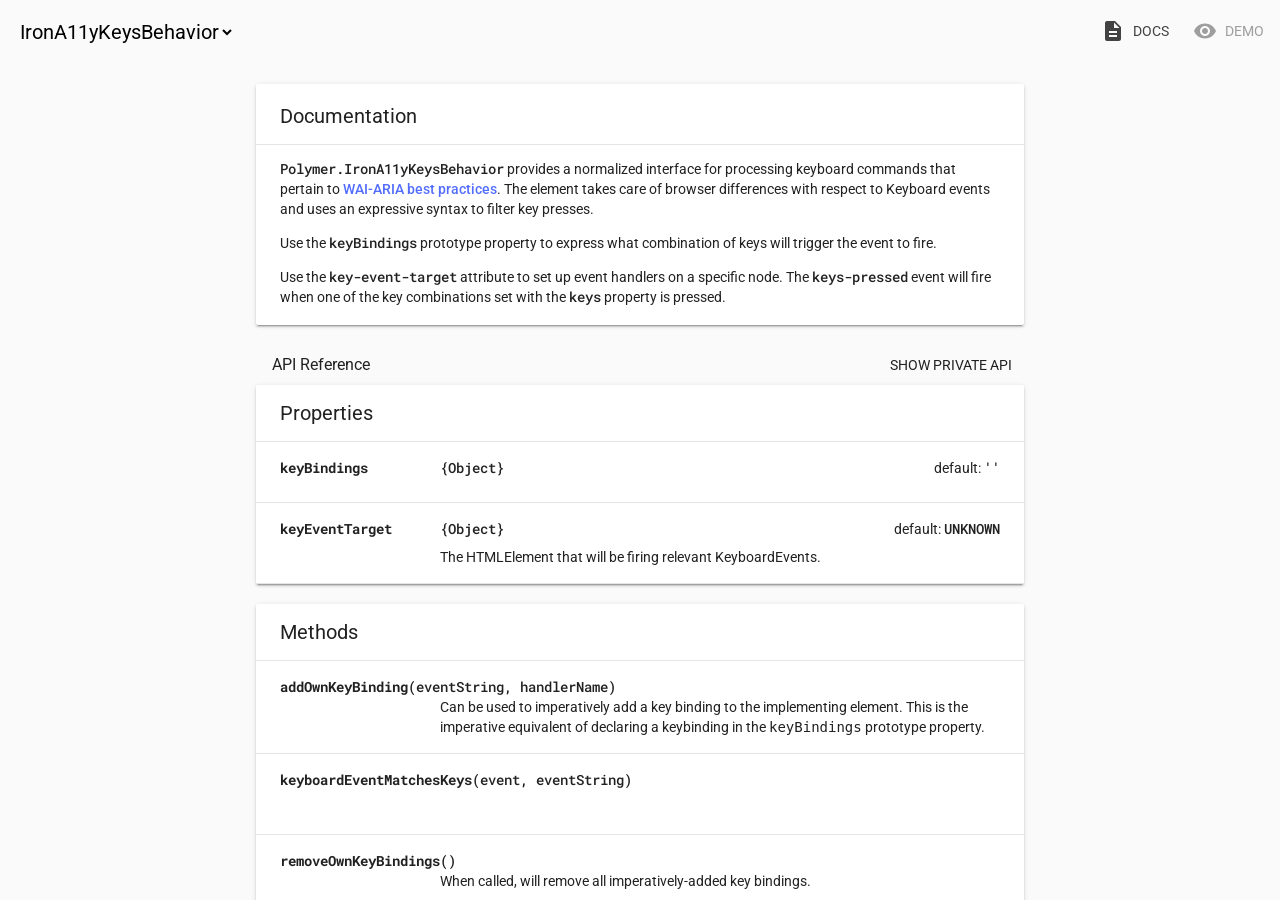
<file: bower_components/iron-a11y-keys-behavior/index.html>
<!doctype html>
<!--
@license
Copyright (c) 2015 The Polymer Project Authors. All rights reserved.
This code may only be used under the BSD style license found at http://polymer.github.io/LICENSE
The complete set of authors may be found at http://polymer.github.io/AUTHORS
The complete set of contributors may be found at http://polymer.github.io/CONTRIBUTORS
Code distributed by Google as part of the polymer project is also
subject to an additional IP rights grant found at http://polymer.github.io/PATENTS
-->
<html>
<head>

  <title>iron-a11y-keys-behavior</title>
  <script src="../webcomponentsjs/webcomponents-lite.js"></script>
  <link rel="import" href="../iron-component-page/iron-component-page.html">

</head>
<body>

  <iron-component-page></iron-component-page>

</body>
</html>
</file>
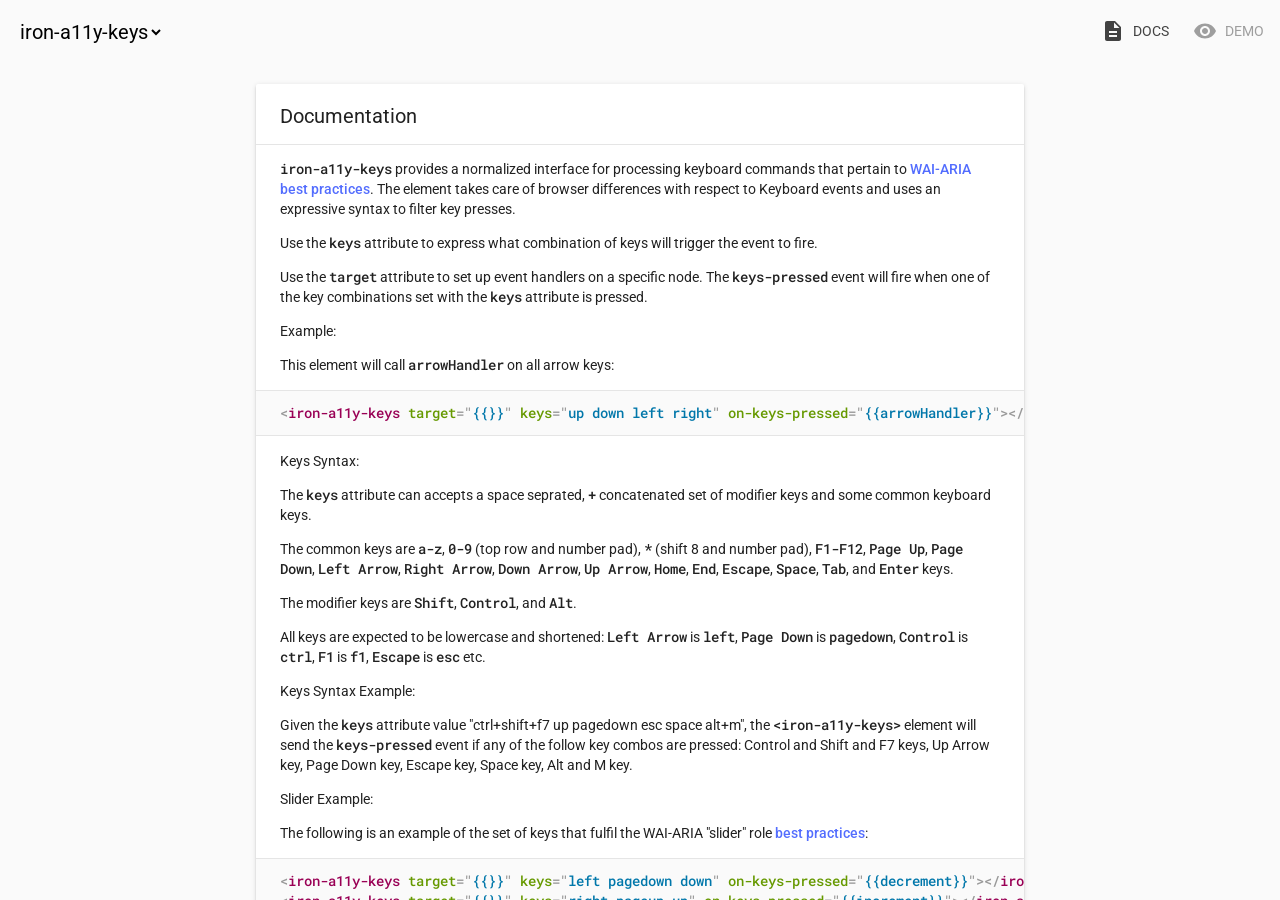
<file: bower_components/iron-a11y-keys/index.html>
<!doctype html>
<!--
@license
Copyright (c) 2015 The Polymer Project Authors. All rights reserved.
This code may only be used under the BSD style license found at http://polymer.github.io/LICENSE
The complete set of authors may be found at http://polymer.github.io/AUTHORS
The complete set of contributors may be found at http://polymer.github.io/CONTRIBUTORS
Code distributed by Google as part of the polymer project is also
subject to an additional IP rights grant found at http://polymer.github.io/PATENTS
-->
<html>
<head>

  <title>iron-a11y-keys</title>
  <script src="../webcomponentsjs/webcomponents-lite.js"></script>
  <link rel="import" href="../iron-component-page/iron-component-page.html">

</head>
<body>

  <iron-component-page></iron-component-page>

</body>
</html>
</file>
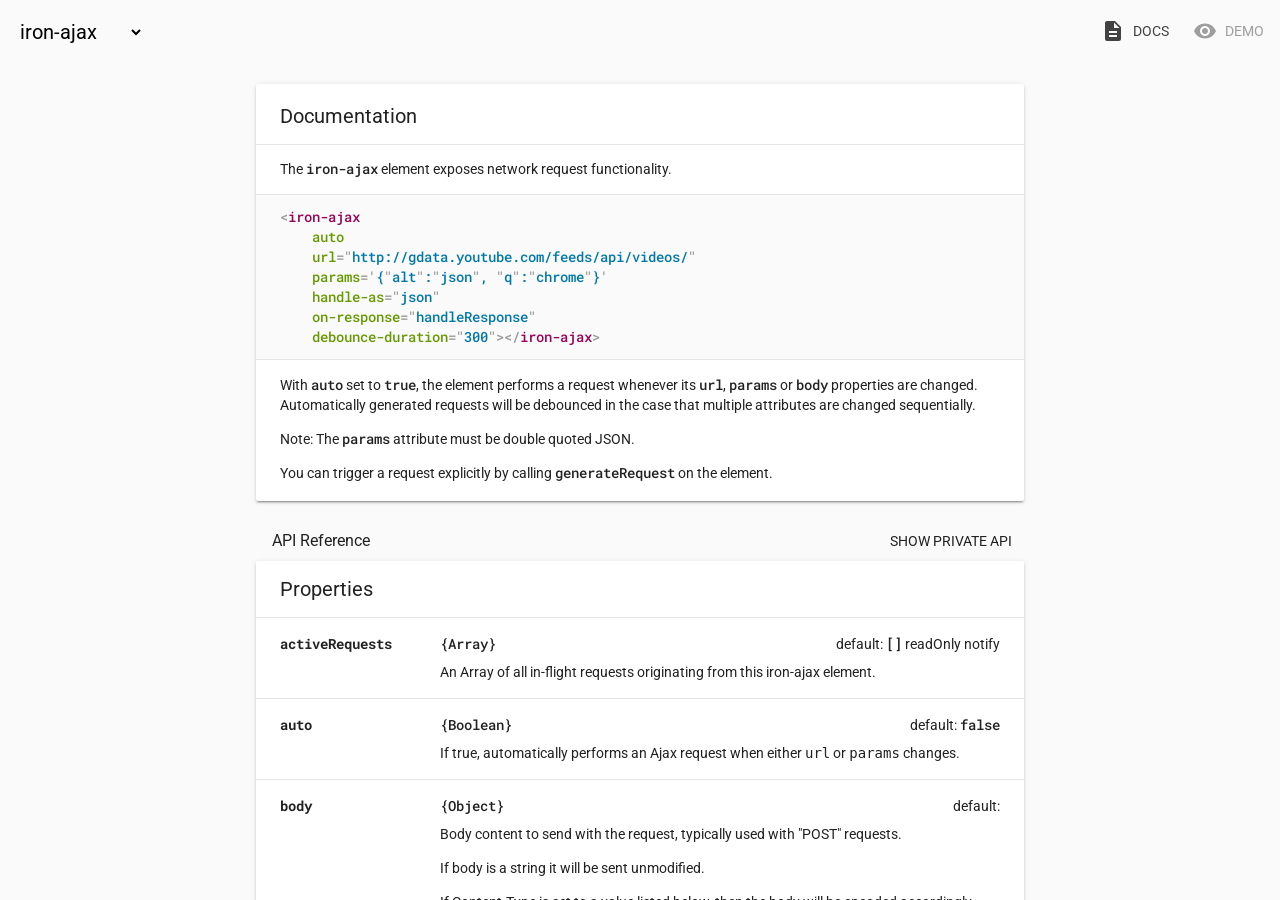
<file: bower_components/iron-ajax/index.html>
<!doctype html>
<!--
Copyright (c) 2015 The Polymer Project Authors. All rights reserved.
This code may only be used under the BSD style license found at http://polymer.github.io/LICENSE
The complete set of authors may be found at http://polymer.github.io/AUTHORS
The complete set of contributors may be found at http://polymer.github.io/CONTRIBUTORS
Code distributed by Google as part of the polymer project is also
subject to an additional IP rights grant found at http://polymer.github.io/PATENTS
-->
<html>
<head>

  <title>iron-ajax</title>
  <meta charset="utf-8">
  <meta name="viewport" content="width=device-width, initial-scale=1.0">

  <script src="../webcomponentsjs/webcomponents-lite.js"></script>
  <link rel="import" href="../iron-component-page/iron-component-page.html">

</head>
<body>

  <iron-component-page></iron-component-page>

</body>
</html>
</file>
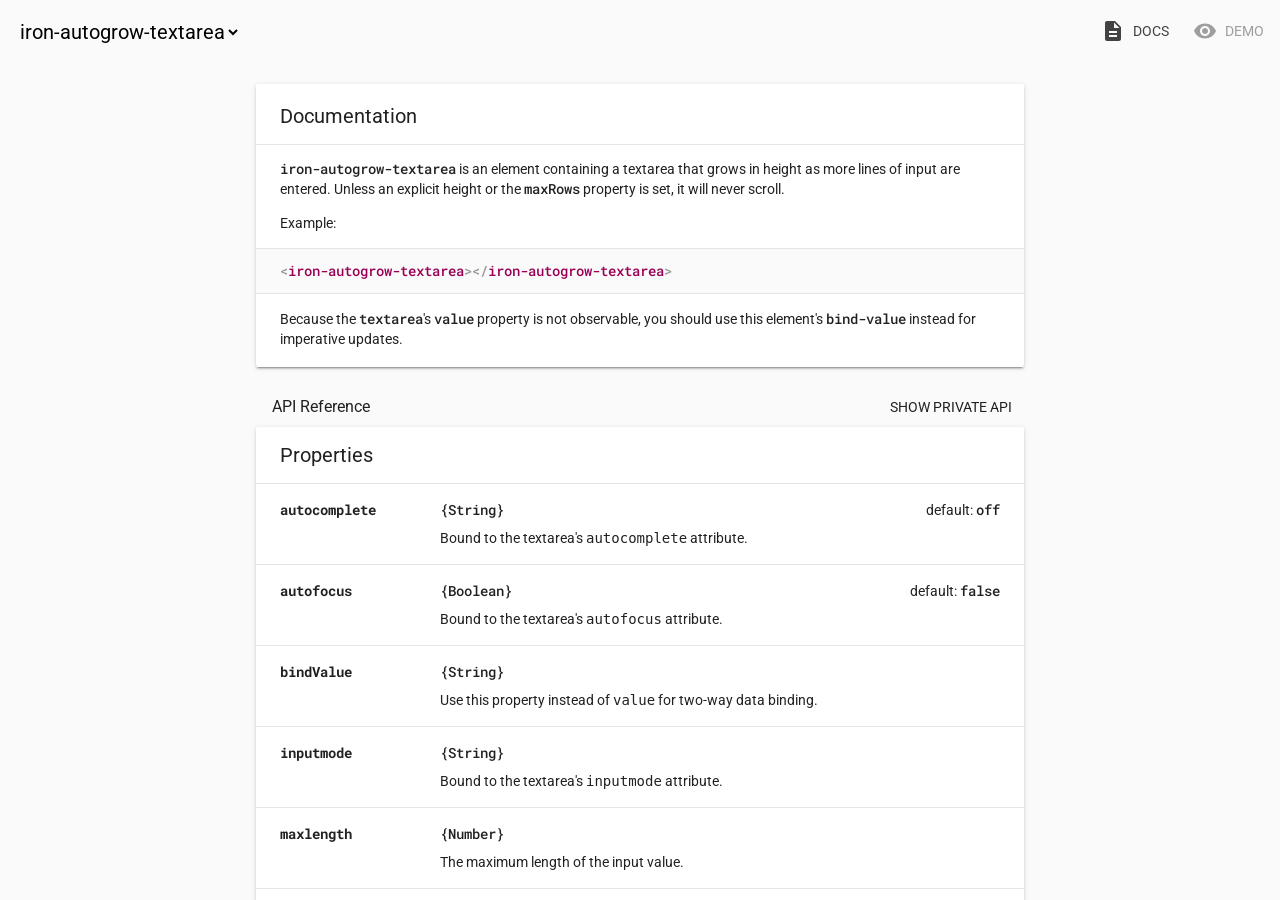
<file: bower_components/iron-autogrow-textarea/index.html>
<!doctype html>
<!--
@license
Copyright (c) 2015 The Polymer Project Authors. All rights reserved.
This code may only be used under the BSD style license found at http://polymer.github.io/LICENSE.txt
The complete set of authors may be found at http://polymer.github.io/AUTHORS.txt
The complete set of contributors may be found at http://polymer.github.io/CONTRIBUTORS.txt
Code distributed by Google as part of the polymer project is also
subject to an additional IP rights grant found at http://polymer.github.io/PATENTS.txt
-->
<html>
  <head>

    <meta charset="utf-8">
    <meta name="viewport" content="width=device-width, minimum-scale=1.0, initial-scale=1.0, user-scalable=yes">

    <title>iron-autogrow-textarea</title>

    <script src="../webcomponentsjs/webcomponents-lite.js"></script>

    <link rel="import" href="../polymer/polymer.html">
    <link rel="import" href="../iron-component-page/iron-component-page.html">

  </head>
  <body>

    <iron-component-page></iron-component-page>

  </body>
</html>
</file>
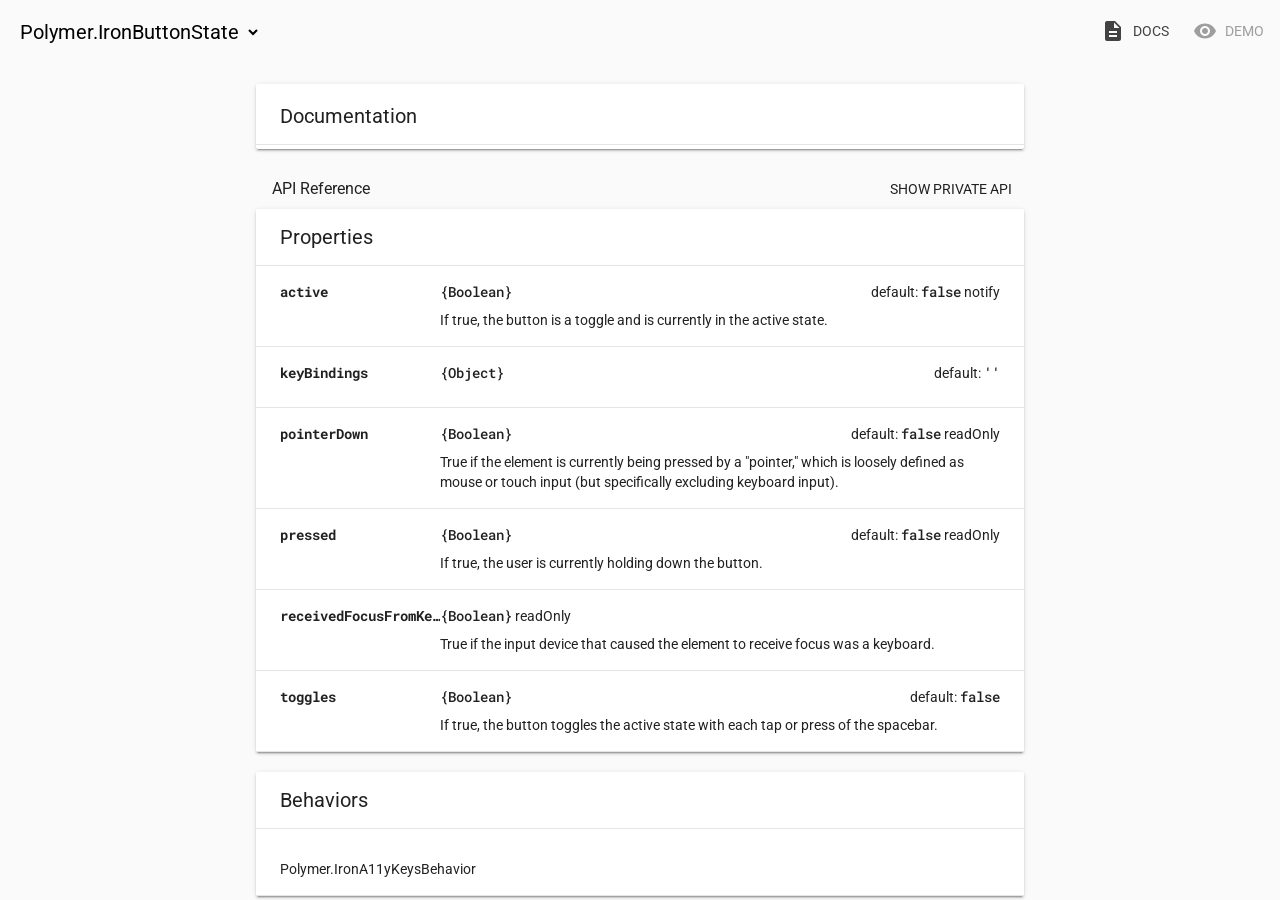
<file: bower_components/iron-behaviors/index.html>
<!doctype html>
<!--
@license
Copyright (c) 2015 The Polymer Project Authors. All rights reserved.
This code may only be used under the BSD style license found at http://polymer.github.io/LICENSE.txt
The complete set of authors may be found at http://polymer.github.io/AUTHORS.txt
The complete set of contributors may be found at http://polymer.github.io/CONTRIBUTORS.txt
Code distributed by Google as part of the polymer project is also
subject to an additional IP rights grant found at http://polymer.github.io/PATENTS.txt
-->
<html>
<head>

  <title>Iron Behaviors</title>
  <meta charset="utf-8">
  <meta name="viewport" content="width=device-width, initial-scale=1.0">

  <script src="../webcomponentsjs/webcomponents-lite.js"></script>
  <link rel="import" href="../iron-component-page/iron-component-page.html">

</head>
<body>

  <iron-component-page src="iron-button-state.html"></iron-component-page>

</body>
</html>
</file>
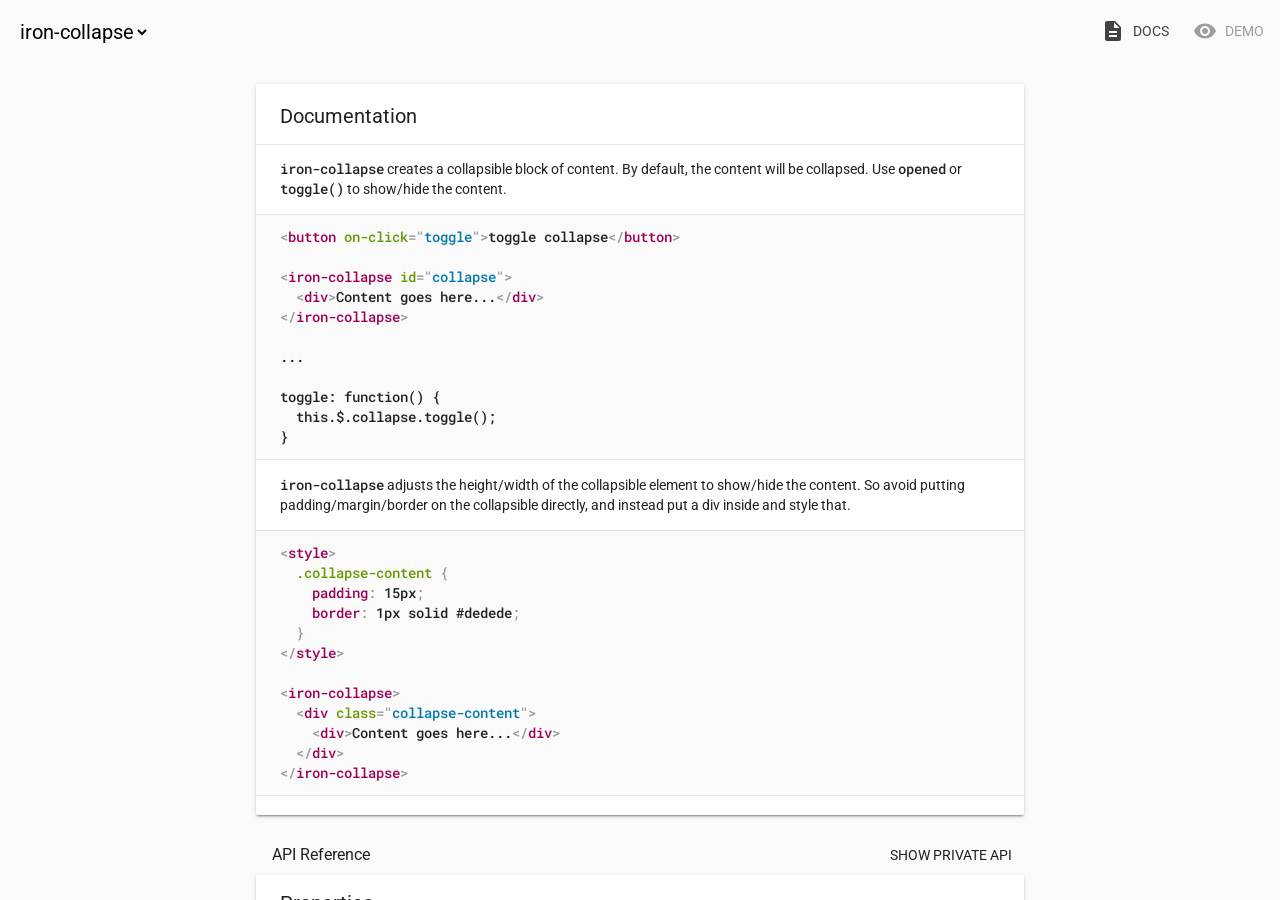
<file: bower_components/iron-collapse/index.html>
<!doctype html>
<!--
@license
Copyright (c) 2015 The Polymer Project Authors. All rights reserved.
This code may only be used under the BSD style license found at http://polymer.github.io/LICENSE.txt
The complete set of authors may be found at http://polymer.github.io/AUTHORS.txt
The complete set of contributors may be found at http://polymer.github.io/CONTRIBUTORS.txt
Code distributed by Google as part of the polymer project is also
subject to an additional IP rights grant found at http://polymer.github.io/PATENTS.txt
-->

<html>
  <head>

    <meta charset="utf-8">
    <meta name="viewport" content="width=device-width, minimum-scale=1.0, initial-scale=1.0, user-scalable=yes">

    <title>iron-collapse</title>

    <script src="../webcomponentsjs/webcomponents-lite.js"></script>

    <link rel="import" href="../polymer/polymer.html">
    <link rel="import" href="../iron-component-page/iron-component-page.html">

  </head>
  <body>

    <iron-component-page></iron-component-page>

  </body>
</html>
</file>
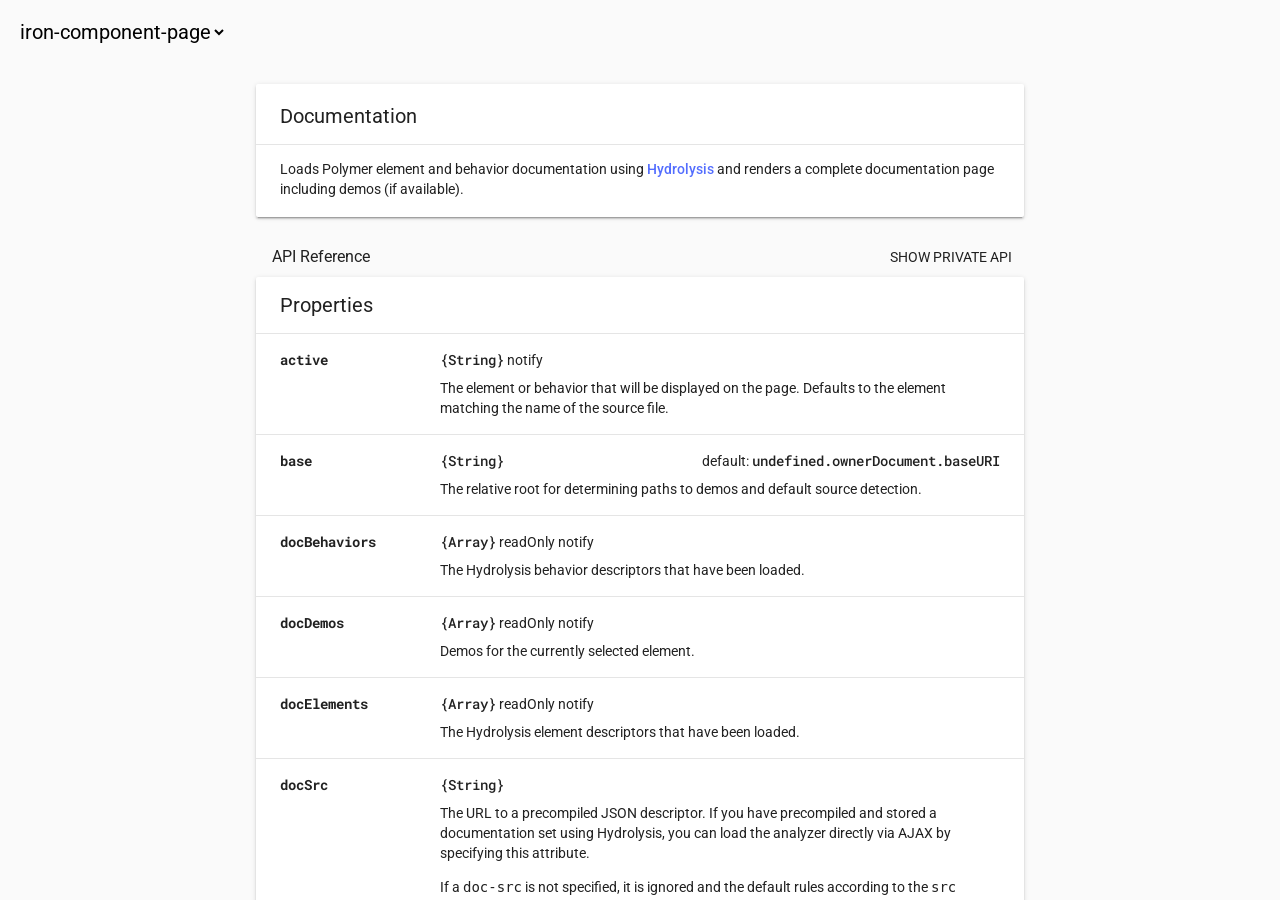
<file: bower_components/iron-component-page/index.html>
<!doctype html>
<!--
@license
Copyright (c) 2015 The Polymer Project Authors. All rights reserved.
This code may only be used under the BSD style license found at http://polymer.github.io/LICENSE
The complete set of authors may be found at http://polymer.github.io/AUTHORS
The complete set of contributors may be found at http://polymer.github.io/CONTRIBUTORS
Code distributed by Google as part of the polymer project is also
subject to an additional IP rights grant found at http://polymer.github.io/PATENTS
-->
<html>
<head>

  <meta charset="utf-8">
  <meta name="viewport" content="width=device-width, initial-scale=1.0">

  <script src="../webcomponentsjs/webcomponents-lite.js"></script>
  <link rel="import" href="../iron-component-page/iron-component-page.html">
</head>
<body>

  <iron-component-page></iron-component-page>

</body>
</html>
</file>
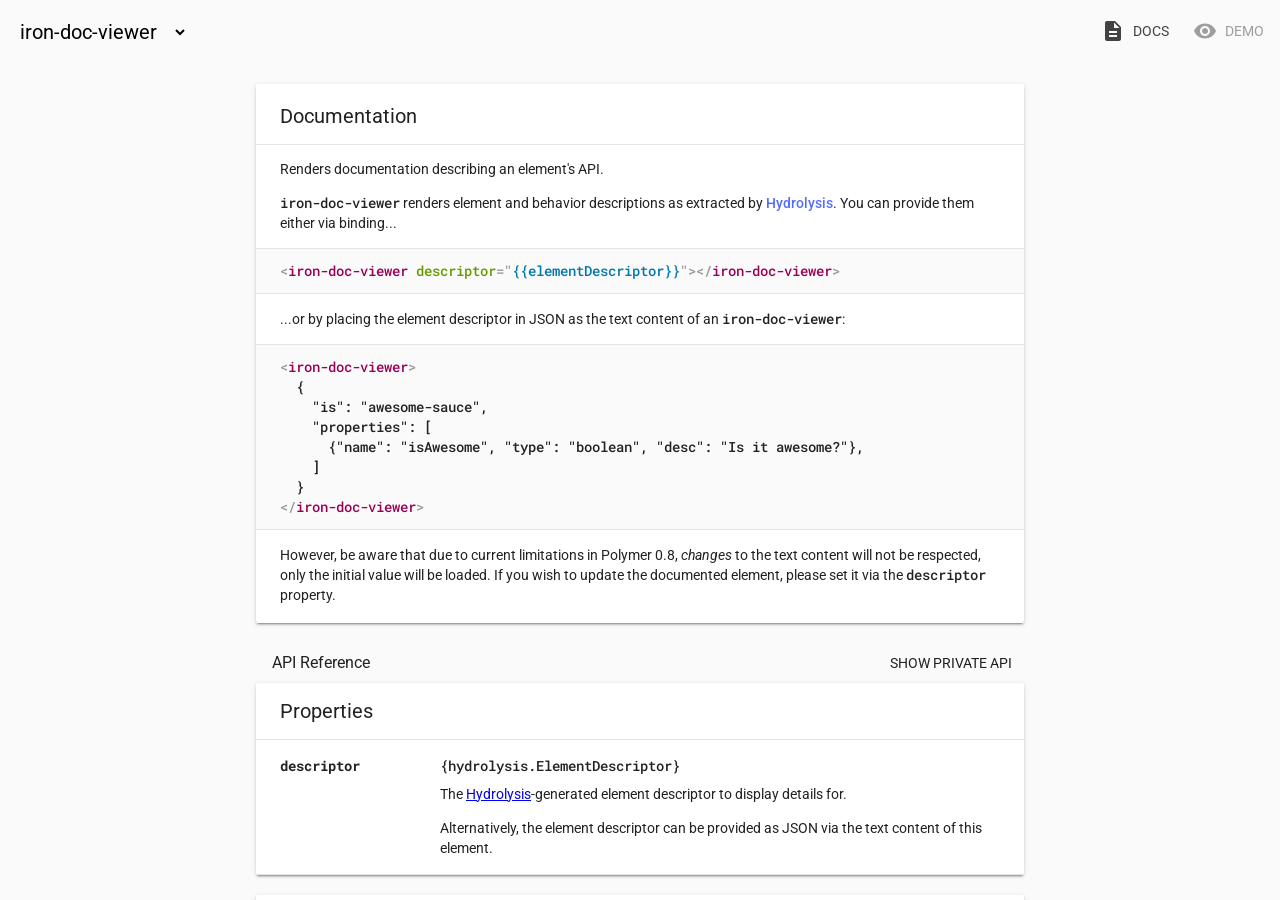
<file: bower_components/iron-doc-viewer/index.html>
<!doctype html>
<!--
Copyright (c) 2014 The Polymer Project Authors. All rights reserved.
This code may only be used under the BSD style license found at http://polymer.github.io/LICENSE
The complete set of authors may be found at http://polymer.github.io/AUTHORS
The complete set of contributors may be found at http://polymer.github.io/CONTRIBUTORS
Code distributed by Google as part of the polymer project is also
subject to an additional IP rights grant found at http://polymer.github.io/PATENTS
-->
<html>
<head>

  <meta charset="utf-8">
  <meta name="viewport" content="width=device-width, initial-scale=1.0">

  <script src="../webcomponentsjs/webcomponents-lite.js"></script>
  <link rel="import" href="../iron-component-page/iron-component-page.html">

</head>
<body>

  <iron-component-page></iron-component-page>

</body>
</html>
</file>
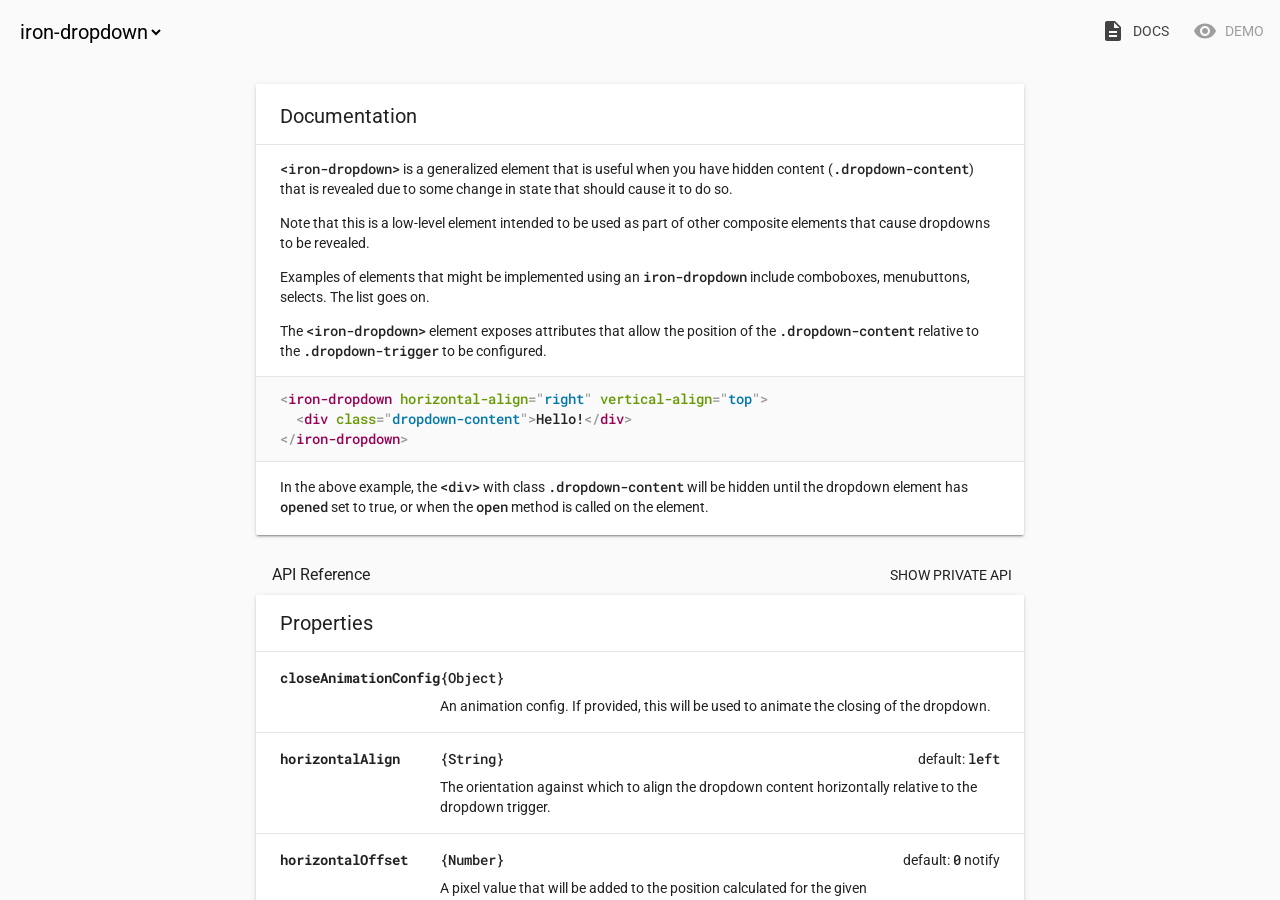
<file: bower_components/iron-dropdown/index.html>
<!doctype html>
<!--
@license
Copyright (c) 2015 The Polymer Project Authors. All rights reserved.
This code may only be used under the BSD style license found at http://polymer.github.io/LICENSE
The complete set of authors may be found at http://polymer.github.io/AUTHORS
The complete set of contributors may be found at http://polymer.github.io/CONTRIBUTORS
Code distributed by Google as part of the polymer project is also
subject to an additional IP rights grant found at http://polymer.github.io/PATENTS
-->
<html>
<head>

  <title>iron-dropdown</title>
  <script src="../webcomponentsjs/webcomponents-lite.js"></script>
  <link rel="import" href="../iron-component-page/iron-component-page.html">

</head>
<body>

  <iron-component-page></iron-component-page>

</body>
</html>
</file>
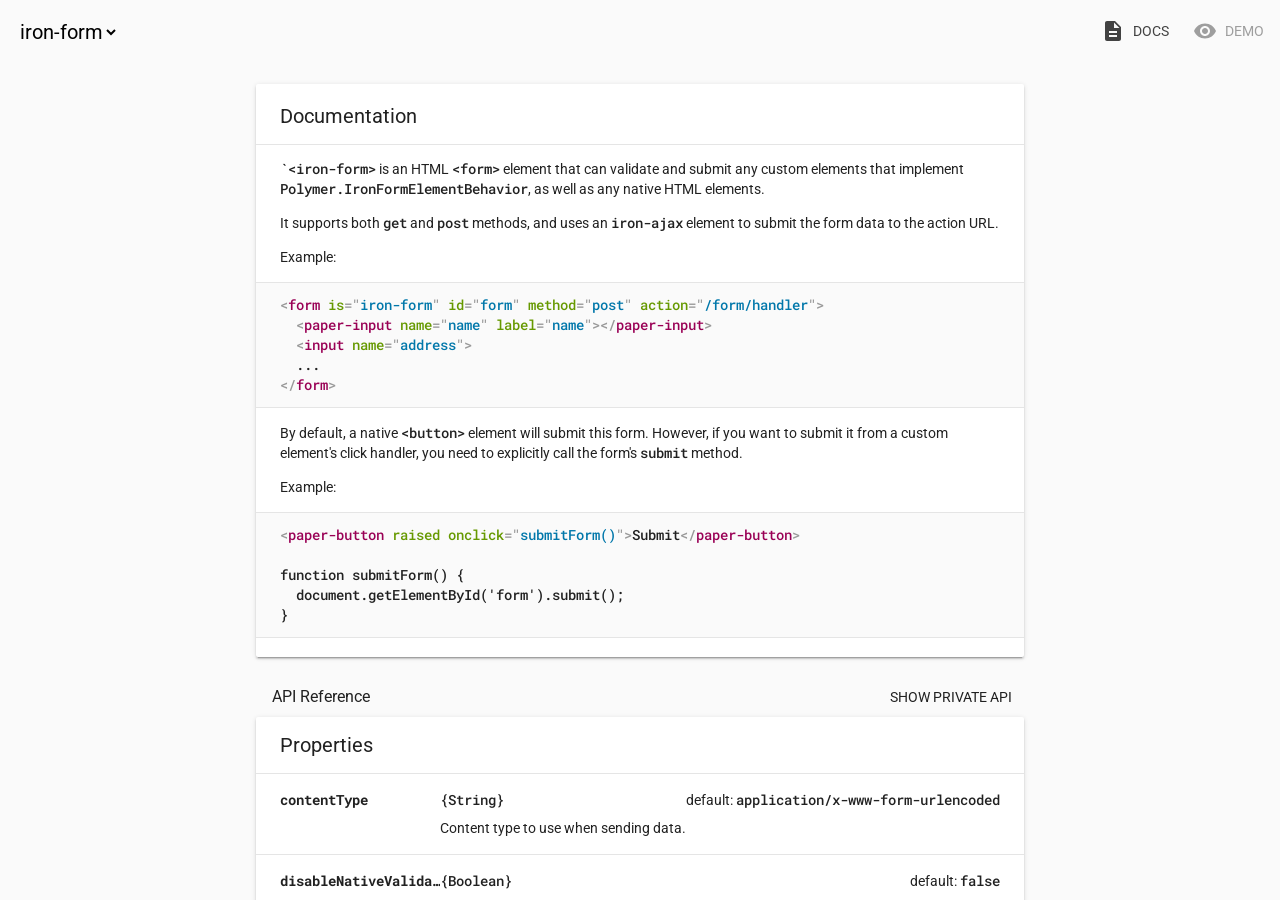
<file: bower_components/iron-form/index.html>
<!doctype html>
<!--
@license
Copyright (c) 2015 The Polymer Project Authors. All rights reserved.
This code may only be used under the BSD style license found at http://polymer.github.io/LICENSE.txt
The complete set of authors may be found at http://polymer.github.io/AUTHORS.txt
The complete set of contributors may be found at http://polymer.github.io/CONTRIBUTORS.txt
Code distributed by Google as part of the polymer project is also
subject to an additional IP rights grant found at http://polymer.github.io/PATENTS.txt
-->
<html>
<head>

  <meta charset="utf-8">
  <meta name="viewport" content="width=device-width, minimum-scale=1.0, initial-scale=1.0, user-scalable=yes">

  <title>iron-form</title>

  <script src="../webcomponentsjs/webcomponents-lite.js"></script>

  <link rel="import" href="../polymer/polymer.html">
  <link rel="import" href="../iron-component-page/iron-component-page.html">

</head>
<body>

  <iron-component-page></iron-component-page>

</body>
</html>
</file>
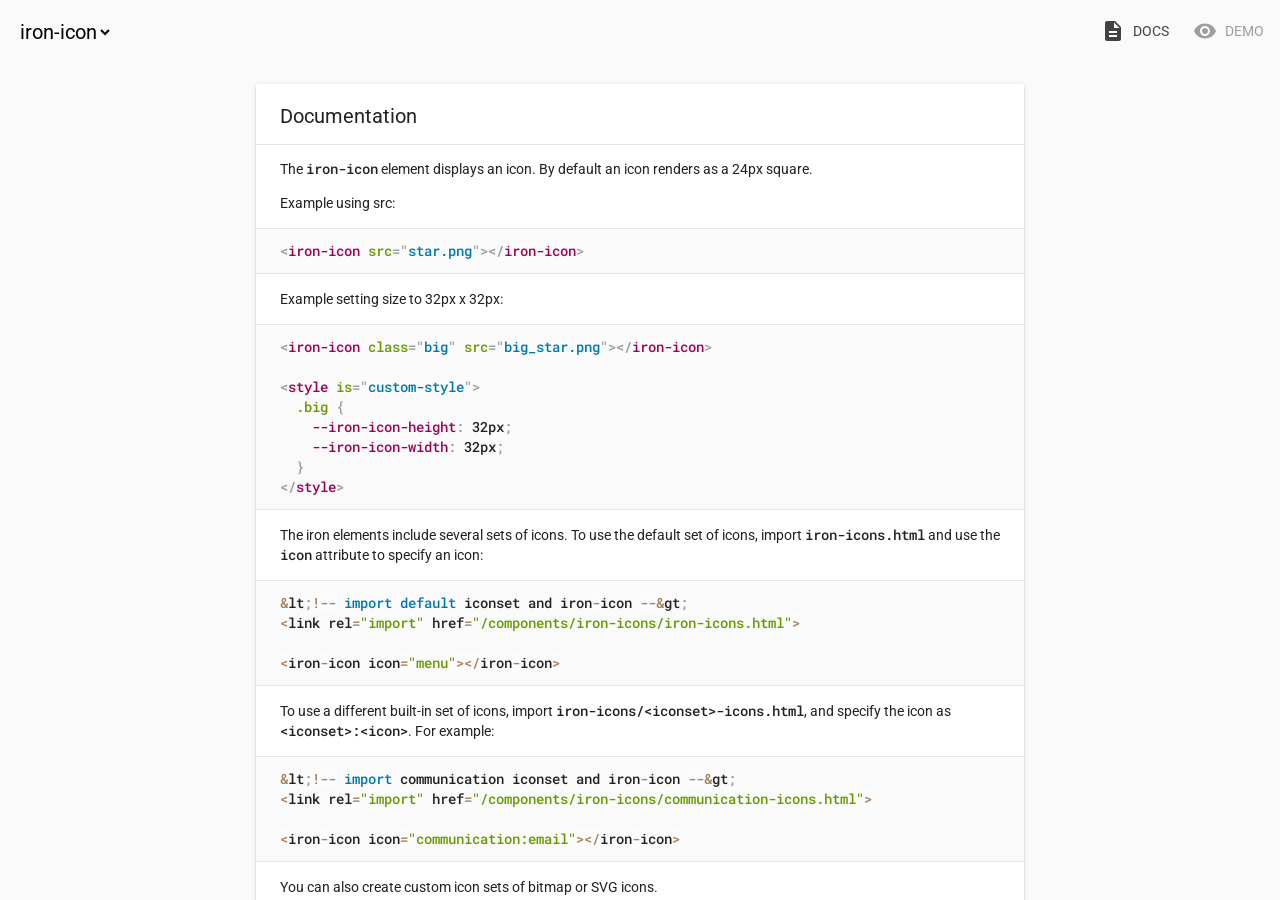
<file: bower_components/iron-icon/index.html>
<!doctype html>
<!--
@license
Copyright (c) 2015 The Polymer Project Authors. All rights reserved.
This code may only be used under the BSD style license found at http://polymer.github.io/LICENSE
The complete set of authors may be found at http://polymer.github.io/AUTHORS
The complete set of contributors may be found at http://polymer.github.io/CONTRIBUTORS
Code distributed by Google as part of the polymer project is also
subject to an additional IP rights grant found at http://polymer.github.io/PATENTS
-->
<html>
<head>

  <meta charset="utf-8">
  <meta name="viewport" content="width=device-width, initial-scale=1.0">

  <script src="../webcomponentsjs/webcomponents-lite.js"></script>
  <link rel="import" href="../iron-component-page/iron-component-page.html">

</head>
<body>

  <iron-component-page></iron-component-page>

</body>
</html>
</file>
